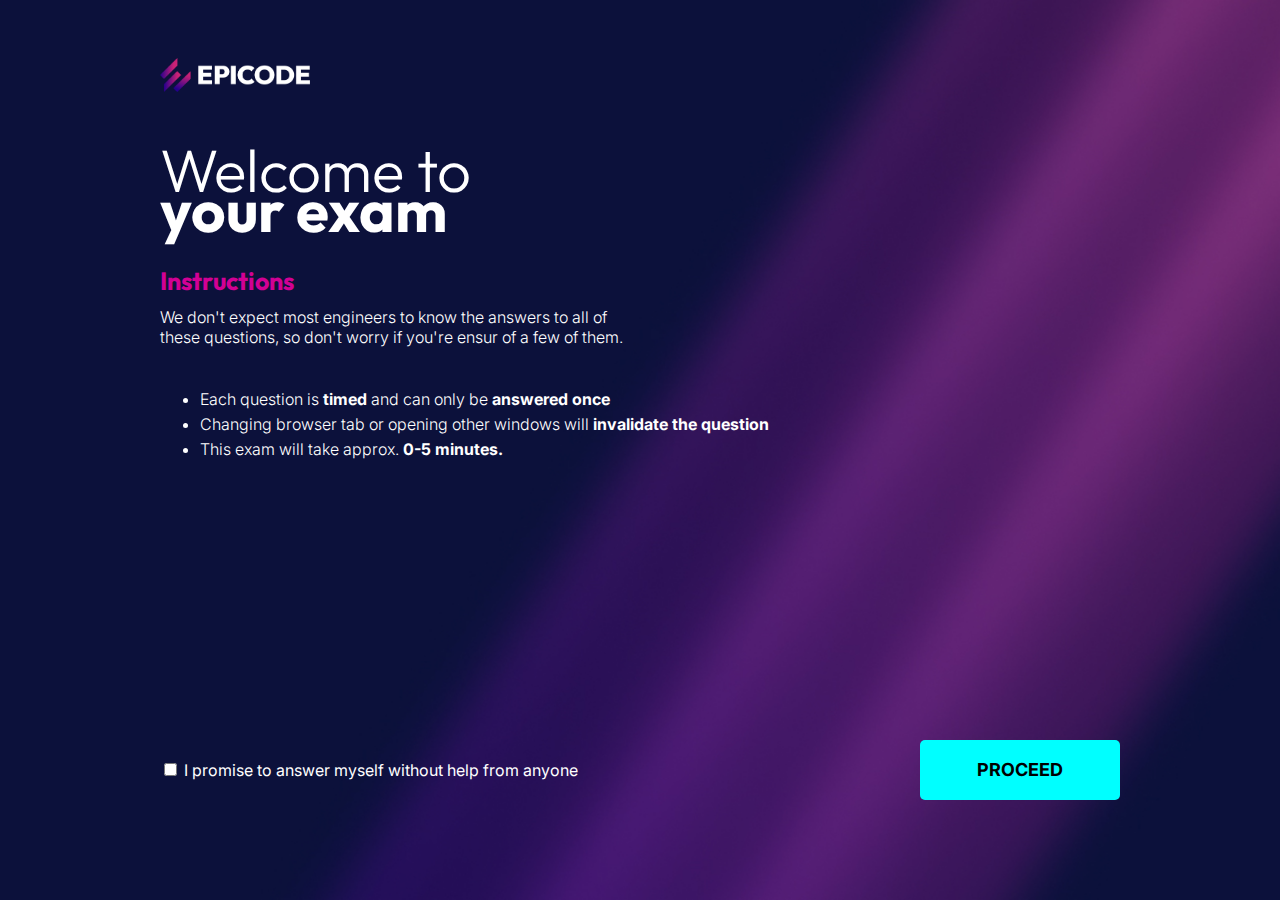
<file: index.html>
<!DOCTYPE html>
<html lang="en">

<head>
    <meta charset="UTF-8">
    <meta name="viewport" content="width=device-width, initial-scale=1.0">
    <title>BWD1</title>
    <link rel="stylesheet" href="./css/style.css">
</head>

<body>
    <header>
        <img class="epicode_logo" src="/assets/epicode_logo.png">
    </header>

    <main>
        <div id="text-container">
            <h1 class="welcome">Welcome to <strong>your exam</strong></h1>
            <h2 class="color-violet">Instructions</h2>
            <div class="instructions">
                <p>We don't expect most engineers to know the answers to all of these
                    questions, so don't worry if you're ensur of a few of them.</p>
                <ul>
                    <li>Each question is <strong>timed</strong> and can only be <strong>answered once</strong></li>
                    <li>Changing browser tab or opening other windows will <strong>invalidate the question</strong></li>
                    <li>This exam will take approx. <strong>0-5 minutes.</strong></li>
                </ul>
            </div>
        </div>
        <section id="check">
            <div>
                <input type="checkbox" id="promise" name="promise" />
                <label for="promise">I promise to answer myself without help from anyone</label>    
            </div>
            <a id="proceedBtn" href="test.html">PROCEED</a>
        </section>
    </main>

</body>

</html>
</file>
<file: css/style.css>
@import url("https://necolas.github.io/normalize.css/latest/normalize.css");
/* normalizing css */
@import url('https://fonts.googleapis.com/css2?family=Outfit:wght@300;400;700&display=swap');
@import url('https://fonts.googleapis.com/css2?family=Inter:wght@300;400;700&display=swap');

body {
    margin: 0;
    height: 100vh;
    width: 100%;
    background-image: url('/assets/bg.jpg');
    background-position: center;
    background-size: cover;
    background-repeat: no-repeat;
    color: #fff;
    font-family: 'Inter', sans-serif;
    display: flex;
    flex-direction: column;
    align-items: center;
}

button {
    cursor: pointer;
}

header,
footer {
    height: 150px;
    display: flex;
    align-items: center;
    width: 80%;
    max-width: 960px;
}

main {
    display: flex;
    flex-direction: column;
    justify-content: space-between;
    width: 80%;
    max-width: 960px;
    gap: 40px;
    height: calc(100vh - 250px);
}

footer {
    justify-content: center;
    height: 100px;
}


p,
h1,
h2 {
    margin: 0;
}

h1 {
    font-size: 60px;
    width: 400px;
    line-height: 40px;
    font-weight: 300;
    margin-bottom: 35px;
    font-family: 'Outfit', sans-serif;
}


h2 {
    font-size: 25px;
    margin-bottom: 10px;
    font-family: 'Outfit', sans-serif;
}

strong {
    font-weight: 700;
}

.color-violet {
    color: #D20094;
}

.epicode_logo {
    width: 150px;
}

.timerSection {
    width: 100%;
    display: flex;
    flex-direction: row-reverse;
    align-self: flex-end;
}

.timer-container {
    height: 80px;
    width: 80px;
    display: flex;
    justify-content: center;
    align-items: center;
    flex-direction: column;
    font-size: 8px;
}

.timer-container svg {
    width: 150px;
    height: 150px;
    position: absolute;
    fill: none;
}

#bottomCircle {
    stroke: #ccc;
    stroke-opacity: 0.5;
    stroke-width: 15px;
}

#topCircle {
    stroke: #0ff;
    stroke-width: 15px;
    transform: rotate(-90deg);
    stroke-dasharray: 1;
    transform-origin: center;
}

#text-container {
    height: 100%;
}

.question-container {
    font-size: 60px;
    color: white;
    display: flex;
    flex-direction: column;
    justify-content: space-around;
}

#question {
    font-size: 32px;
    align-self: center;
    text-align: center;
}

#answersContainer {
    font-size: 16px;
    align-self: center;
    display: flex;
    gap: 30px;
    width: 60%;
    flex-wrap: wrap;
    justify-content: center;
}

.inputContainer {
    width: 100px;
    display: flex;
    justify-content: center;
    gap: 15px;
    font-weight: bold;
    cursor: pointer;
}

.inputContainer input, .inputContainer label {
    cursor: pointer;
}


.bold {
    font-weight: bold;
}

.instructions {
    font-size: 16px;
    font-weight: 300;
}

.instructions p {
    width: 480px;
}

.instructions ul {
    margin-top: 40px;
}

.instructions ul li {
    line-height: 25px;
}

#check {
    display: flex;
    align-items: center;
    justify-content: space-between;
}

.active {
    background: rgb(210, 0, 148);
    background: linear-gradient(74deg, rgba(210, 0, 148, 1) 0%, rgba(144, 0, 128, 1) 42%);
    color: #fff;
}

#timer {
    font-size: 32px;
}


#proceedBtn,
#confirm {
    font-size: 18px;
    color: black;
    background-color: #00FFFF;
    text-decoration: none;
    font-weight: bold;
    width: 200px;
    height: 60px;
    text-align: center;
    line-height: 60px;
    border-radius: 5px;
    transition: all 500ms;
}


#proceedBtn:hover,
#confirm:hover {
    box-shadow: 0px 0px 40px#0ff;
}


.answersBtn {
    background-color: transparent;
    width: 200px;
    height: 50px;
    border: none;
    border-radius: 25px;
    font-size: 16px;
    font-weight: bolder;
    color: white;
    box-shadow: 0px 1px 1px 1px white inset;
}


#confirm {
    align-self: flex-end;
    border: none;
}


.resultsContainer {
    display: flex;
    flex-direction: column;
    gap: 20px;
    background-color: #0F101C;
    color: white;
    font-family: 'Inter', sans-serif;
    margin: 0;
    width: 100%;
    border-radius: 5px;
    align-items: center;
}

.resultsContainer {
    margin-bottom: 30px;
}


.results {
    padding: 0;
    display: flex;
    width: 70%;
    height: 100px;
    background-color: #17192B;
    border-radius: 5px;
    align-items: center;
    justify-content: center;
}

#responseContainer {
    position: absolute;
    display: flex;
    flex-direction: column;
    align-items: center;
    justify-content: center;
    gap: 10px;
}

.results li {
    display: flex;
    flex-direction: column;
    justify-content: center;
    align-items: center;
    list-style: none;
    border-right: 1px solid #7D7F91;
    height: 90%;
    width: 200px;
    gap: 15px;
    color: rgb(164, 164, 164);
    font-weight: bold;
}

.results li:last-child {
    border: none;
}


.results span {
    font-size: 24px;
    font-weight: bolder;
    color: white;
}


.nQuestion {
    font-size: 12px;
    color: #7D7F91;
}

.category {
    border: 1px solid #7D7F91;
    height: 24px;
    font-size: 16px;
    text-align: center;
    border-radius: 2px;
    color: #7D7F91;
    line-height: 24px;
    width: 200px;
}

.checkMark_green {
    color: green;
    font-size: 24px;
    display: flex;
    align-items: flex-end;
}

.checkMark_red {
    color: red;
    font-size: 24px;
    display: flex;
    align-items: flex-end;
}

.questionList {
    display: flex;
    flex-direction: column;
    align-items: center;
}

.questionList li {
    display: flex;
    align-items: flex-end;
    gap: 10px;
    min-height: 60px;
    border-bottom: 1px solid rgb(149, 149, 149);
    padding: 15px 0;
}

.questionList li:last-child {
    border: none;
}

.questionList ul {
    padding: 0;
    width: 95%;
}

.question_written {
    display: flex;
    flex-direction: column;
    gap: 10px;
}

#chartContainer {
    margin-top: 20px;
    width: 200px;
    height: 200px;
    display: flex;
    justify-content: center;
    align-items: center;
}

svg {
    width: 200px;
    height: 200px;
}

circle {
    fill: none;
    stroke-width: 20px;
}

#wrongDataCircle {
    stroke: #F44335;
    transform: rotate(-90deg);
    transform-origin: center;
    stroke-dasharray: 1;
    transition: stroke-dashoffset 1s ease-in;
}

#correctDataCircle {
    stroke: #66BB6B;    
}

#percentageDisplayed {
    font-weight: bold;
    font-size: 32px;
}


  /* dispositivi mobili (portrait and landscape) */
@media only screen and (max-width: 767px) {    
    main{
        height: 100%;
        margin-top: 50px;
    }

    body {
        min-height: 100vh;
    }

    .question-container {
        justify-content: center;
        gap: 20px;
    }

    #confirm {
        align-self: center;
    }

    #question {
        font-size: 24px;
    }

  }
</file>
